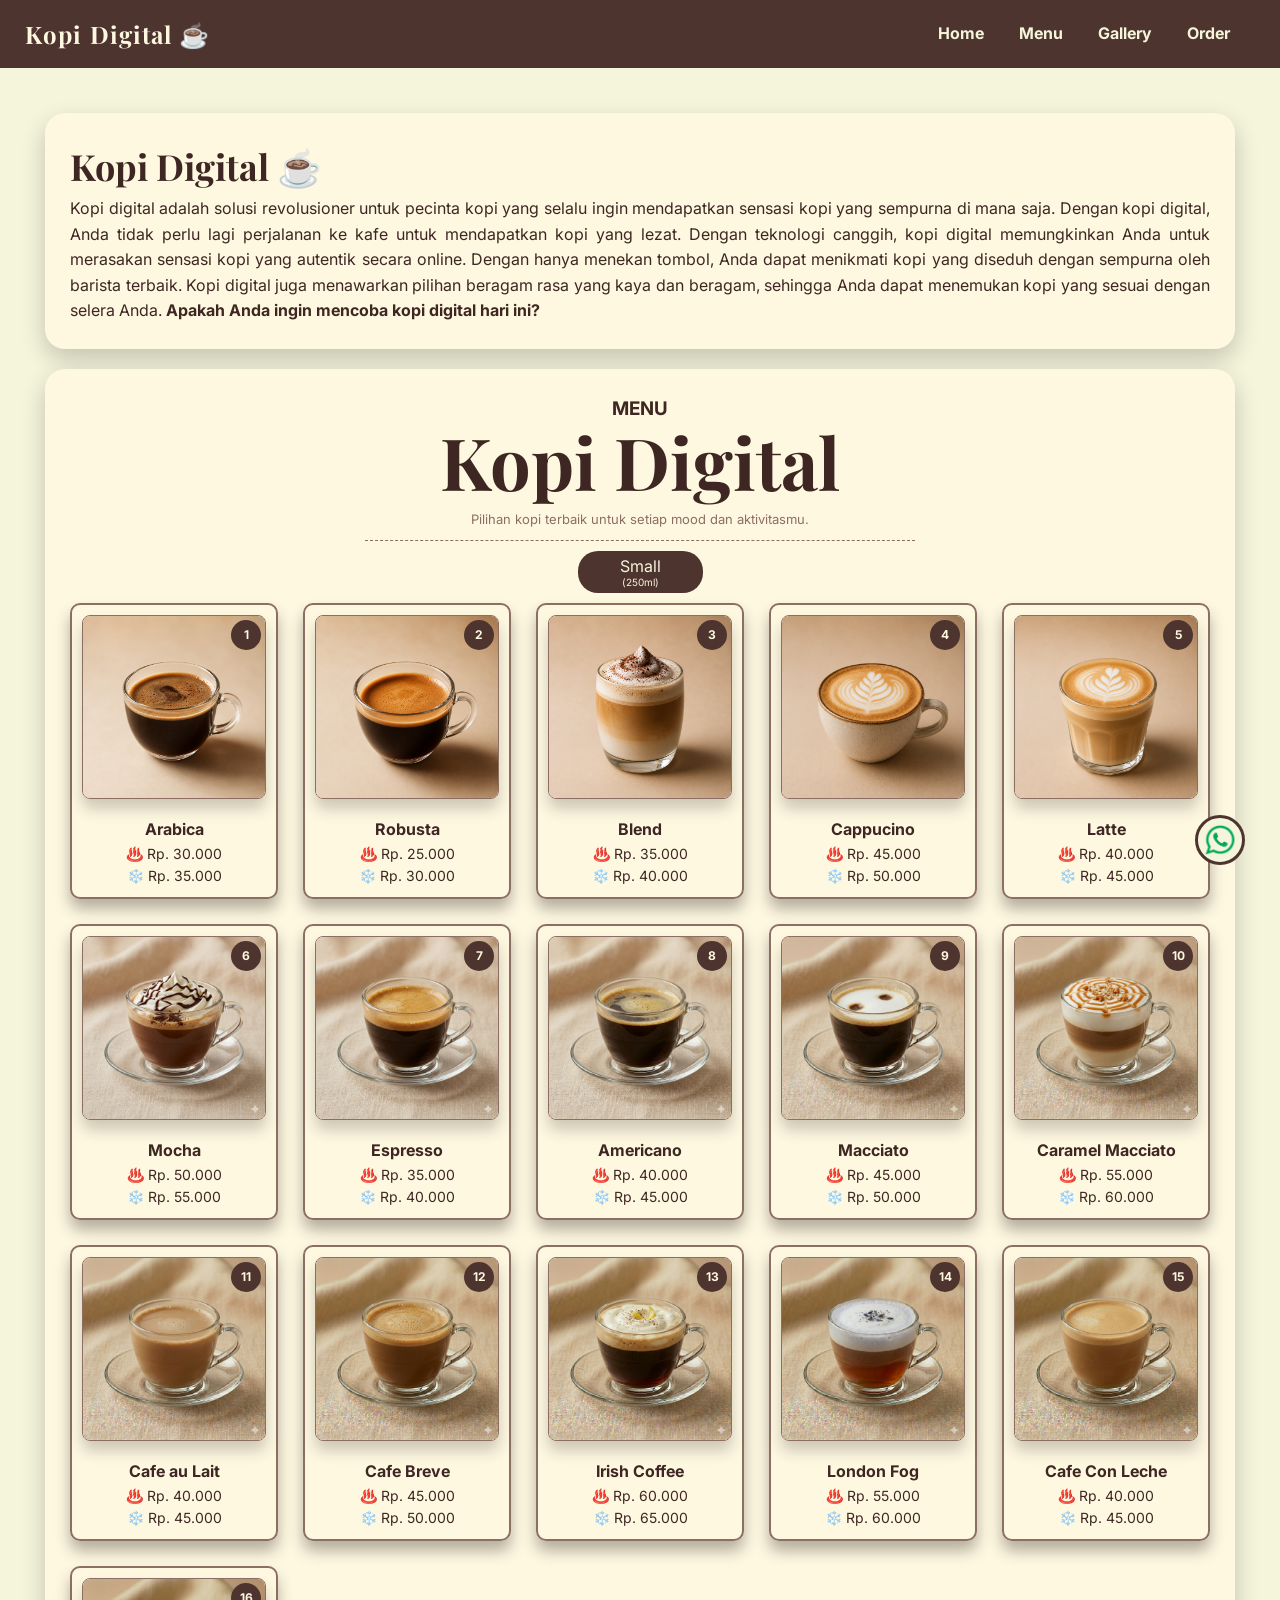
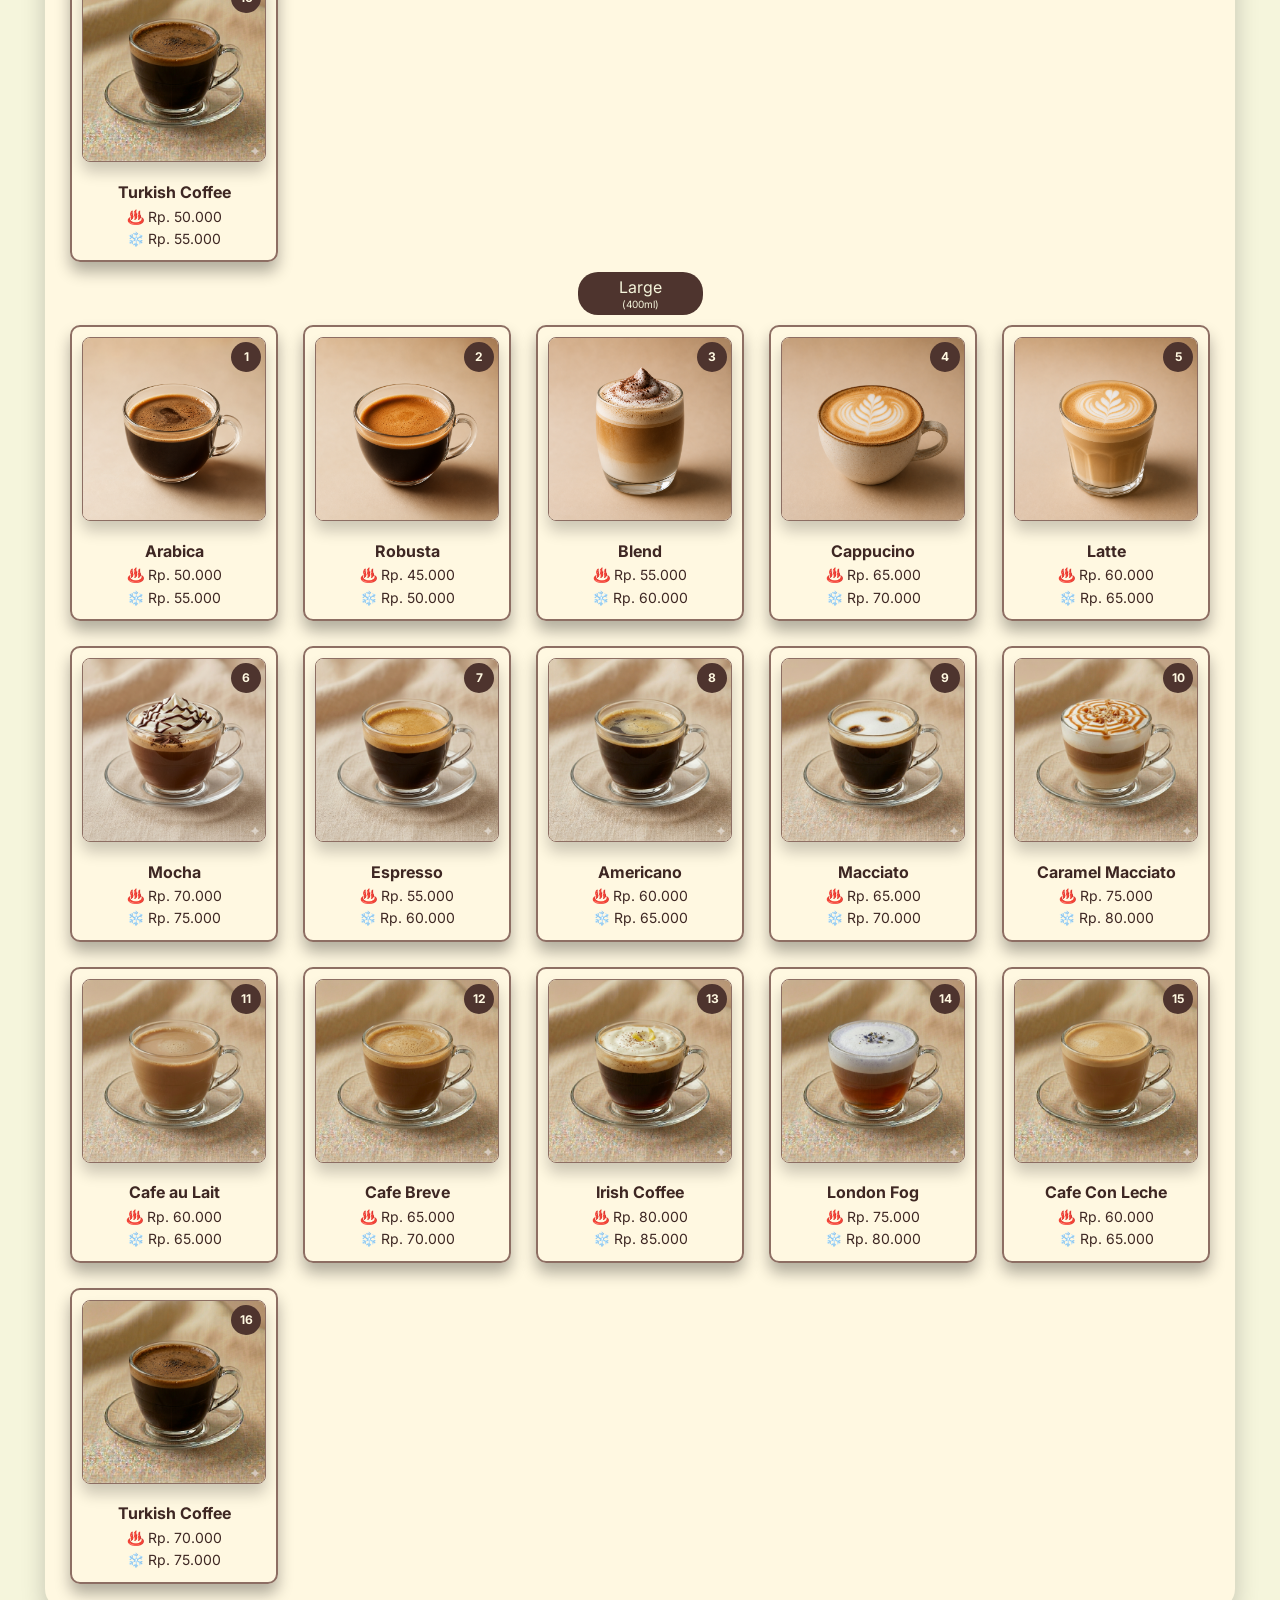
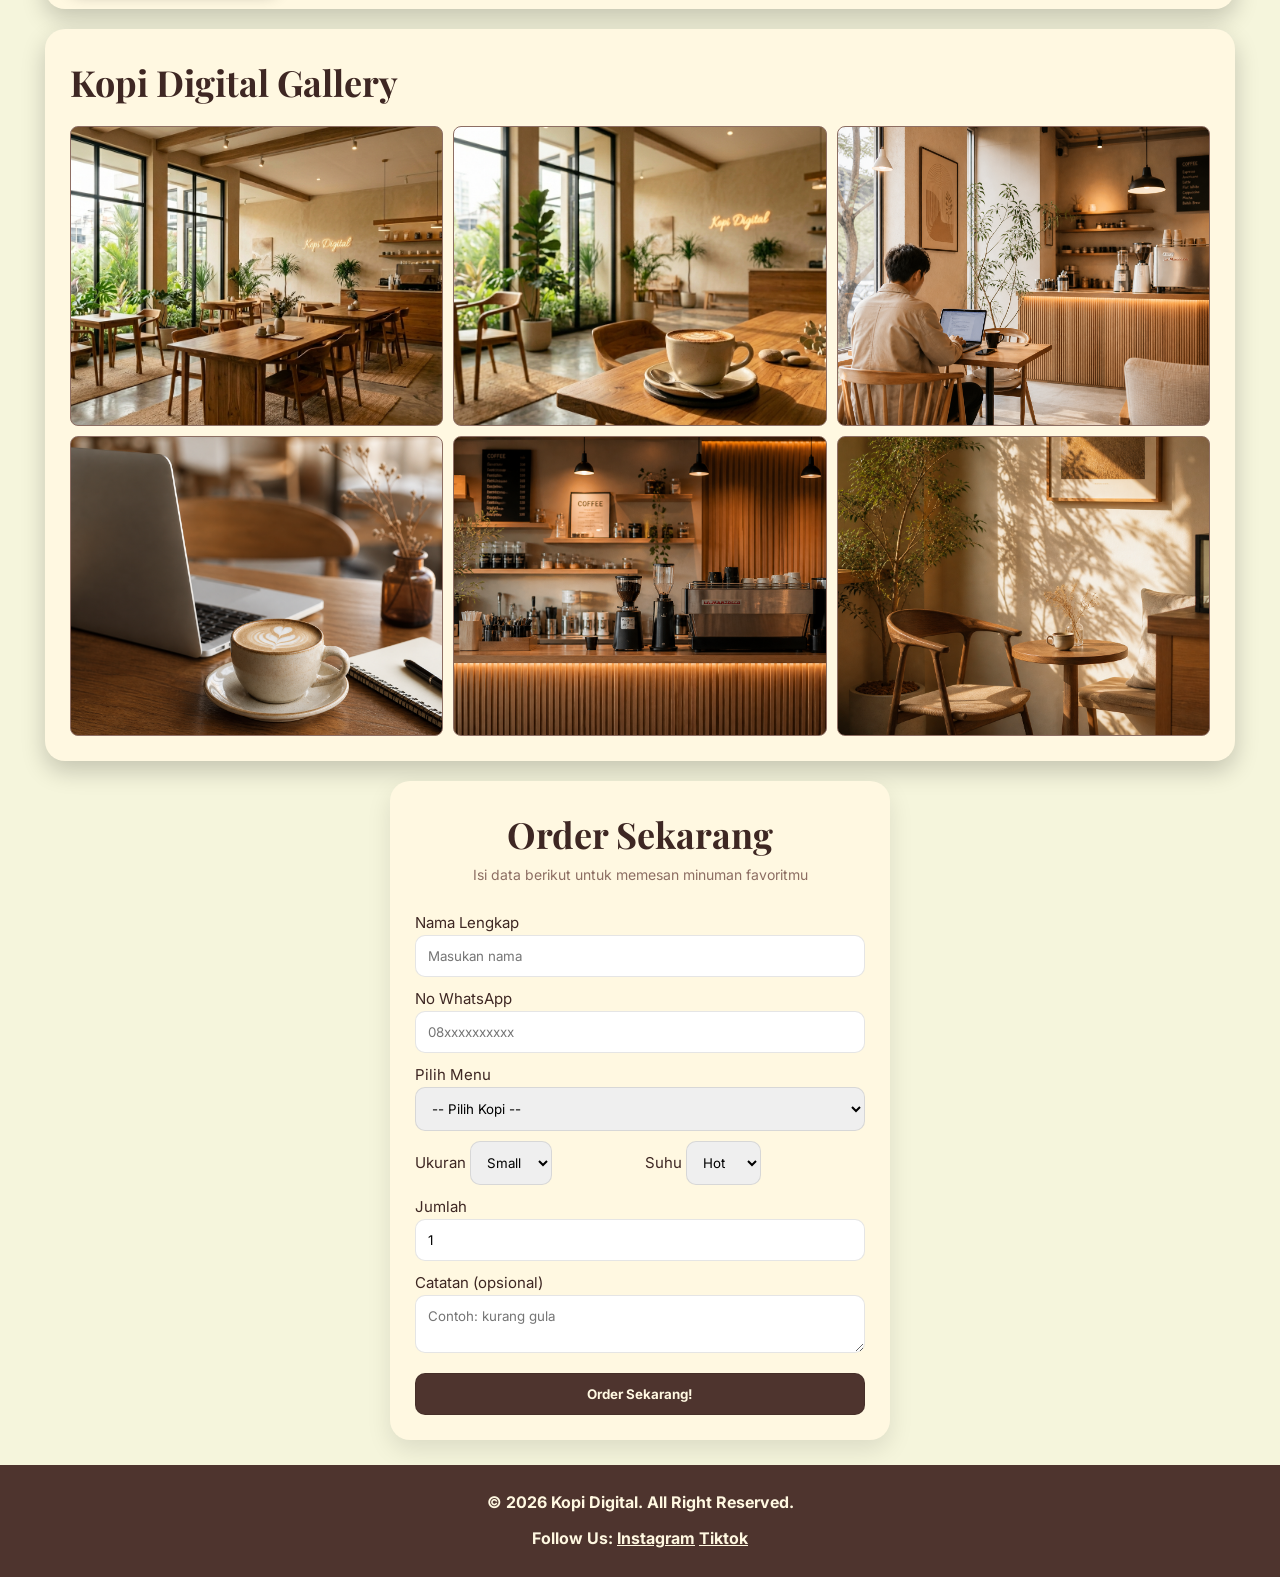
<file: index.html>
<!doctype html>
<html lang="en">
  <head>
    <meta charset="UTF-8" />
    <meta name="viewport" content="width=device-width, initial-scale=1.0" />
    <title>Kopi Digital</title>
    <link rel="stylesheet" href="css/style.css" />
  </head>
  <body>
    <header>
      <nav class="navbar">
        <div class="logo"><strong>Kopi Digital ☕</strong></div>
        <ul class="nav-menu">
          <li><a href="#home">Home</a></li>
          <li><a href="#menu">Menu</a></li>
          <li><a href="#gallery">Gallery</a></li>
          <li><a href="#order-card">Order</a></li>
        </ul>
      </nav>
    </header>
    <main>
      <section id="home" class="home">
        <h1>Kopi Digital ☕</h1>
        <p>
          Kopi digital adalah solusi revolusioner untuk pecinta kopi yang selalu
          ingin mendapatkan sensasi kopi yang sempurna di mana saja. Dengan kopi
          digital, Anda tidak perlu lagi perjalanan ke kafe untuk mendapatkan
          kopi yang lezat. Dengan teknologi canggih, kopi digital memungkinkan
          Anda untuk merasakan sensasi kopi yang autentik secara online. Dengan
          hanya menekan tombol, Anda dapat menikmati kopi yang diseduh dengan
          sempurna oleh barista terbaik. Kopi digital juga menawarkan pilihan
          beragam rasa yang kaya dan beragam, sehingga Anda dapat menemukan kopi
          yang sesuai dengan selera Anda.
          <strong>Apakah Anda ingin mencoba kopi digital hari ini?</strong>
        </p>
      </section>

      <section class="menu" id="menu">
        <h3>Menu</h3>
        <h2>Kopi Digital</h2>
        <p class="tagline">
          Pilihan kopi terbaik untuk setiap mood dan aktivitasmu.
        </p>
        <div class="small-coffee">
          <div class="type1">
            <p>Small</p>
            <p class="ukuran">(250ml)</p>
          </div>
          <div class="daftar-menu">
            <div class="kopi">
              <img
                src="assets/img/arabica.png"
                alt="Arabica"
                class="kopi-image"
              />
              <div class="nama-kopi">Arabica</div>
              <div class="harga-hot">♨️ Rp. 30.000</div>
              <div class="harga-cold">❄️ Rp. 35.000</div>
              <p class="number">1</p>
            </div>
            <div class="kopi">
              <img
                src="assets/img/robusta.png"
                alt="Robusta"
                class="kopi-image"
              />
              <div class="nama-kopi">Robusta</div>
              <div class="harga-hot">♨️ Rp. 25.000</div>
              <div class="harga-cold">❄️ Rp. 30.000</div>
              <p class="number">2</p>
            </div>
            <div class="kopi">
              <img src="assets/img/blend.png" alt="Blend" class="kopi-image" />
              <div class="nama-kopi">Blend</div>
              <div class="harga-hot">♨️ Rp. 35.000</div>
              <div class="harga-cold">❄️ Rp. 40.000</div>
              <p class="number">3</p>
            </div>
            <div class="kopi">
              <img
                src="assets/img/cappuccino.png"
                alt="Cappucino"
                class="kopi-image"
              />
              <div class="nama-kopi">Cappucino</div>
              <div class="harga-hot">♨️ Rp. 45.000</div>
              <div class="harga-cold">❄️ Rp. 50.000</div>
              <p class="number">4</p>
            </div>
            <div class="kopi">
              <img src="assets/img/latte.png" alt="Latte" class="kopi-image" />
              <div class="nama-kopi">Latte</div>
              <div class="harga-hot">♨️ Rp. 40.000</div>
              <div class="harga-cold">❄️ Rp. 45.000</div>
              <p class="number">5</p>
            </div>
            <div class="kopi">
              <img src="assets/img/mocca.png" alt="Mocha" class="kopi-image" />
              <div class="nama-kopi">Mocha</div>
              <div class="harga-hot">♨️ Rp. 50.000</div>
              <div class="harga-cold">❄️ Rp. 55.000</div>
              <p class="number">6</p>
            </div>
            <div class="kopi">
              <img
                src="assets/img/espresso.png"
                alt="Espresso"
                class="kopi-image"
              />
              <div class="nama-kopi">Espresso</div>
              <div class="harga-hot">♨️ Rp. 35.000</div>
              <div class="harga-cold">❄️ Rp. 40.000</div>
              <p class="number">7</p>
            </div>
            <div class="kopi">
              <img
                src="assets/img/americano.png"
                alt="Americano"
                class="kopi-image"
              />
              <div class="nama-kopi">Americano</div>
              <div class="harga-hot">♨️ Rp. 40.000</div>
              <div class="harga-cold">❄️ Rp. 45.000</div>
              <p class="number">8</p>
            </div>
            <div class="kopi">
              <img
                src="assets/img/macchiato.png"
                alt="Macciato"
                class="kopi-image"
              />
              <div class="nama-kopi">Macciato</div>
              <div class="harga-hot">♨️ Rp. 45.000</div>
              <div class="harga-cold">❄️ Rp. 50.000</div>
              <p class="number">9</p>
            </div>
            <div class="kopi">
              <img
                src="assets/img/caramel-macchiato.png"
                alt="Caramel Macciato"
                class="kopi-image"
              />
              <div class="nama-kopi">Caramel Macciato</div>
              <div class="harga-hot">♨️ Rp. 55.000</div>
              <div class="harga-cold">❄️ Rp. 60.000</div>
              <p class="number">10</p>
            </div>
            <div class="kopi">
              <img
                src="assets/img/cafe-au-lait.png"
                alt="Cafe au Lait"
                class="kopi-image"
              />
              <div class="nama-kopi">Cafe au Lait</div>
              <div class="harga-hot">♨️ Rp. 40.000</div>
              <div class="harga-cold">❄️ Rp. 45.000</div>
              <p class="number">11</p>
            </div>
            <div class="kopi">
              <img
                src="assets/img/cafe-breve.png"
                alt="Cafe Breve"
                class="kopi-image"
              />
              <div class="nama-kopi">Cafe Breve</div>
              <div class="harga-hot">♨️ Rp. 45.000</div>
              <div class="harga-cold">❄️ Rp. 50.000</div>
              <p class="number">12</p>
            </div>
            <div class="kopi">
              <img
                src="assets/img/irish-coffee.png"
                alt="Irish Coffee"
                class="kopi-image"
              />
              <div class="nama-kopi">Irish Coffee</div>
              <div class="harga-hot">♨️ Rp. 60.000</div>
              <div class="harga-cold">❄️ Rp. 65.000</div>
              <p class="number">13</p>
            </div>
            <div class="kopi">
              <img
                src="assets/img/london-fog.png"
                alt="London Fog"
                class="kopi-image"
              />
              <div class="nama-kopi">London Fog</div>
              <div class="harga-hot">♨️ Rp. 55.000</div>
              <div class="harga-cold">❄️ Rp. 60.000</div>
              <p class="number">14</p>
            </div>
            <div class="kopi">
              <img
                src="assets/img/cafe-con-leche.png"
                alt="Cafe Con Leche"
                class="kopi-image"
              />
              <div class="nama-kopi">Cafe Con Leche</div>
              <div class="harga-hot">♨️ Rp. 40.000</div>
              <div class="harga-cold">❄️ Rp. 45.000</div>
              <p class="number">15</p>
            </div>
            <div class="kopi">
              <img
                src="assets/img/turkish-coffee.png"
                alt="Turkish Coffee"
                class="kopi-image"
              />
              <div class="nama-kopi">Turkish Coffee</div>
              <div class="harga-hot">♨️ Rp. 50.000</div>
              <div class="harga-cold">❄️ Rp. 55.000</div>
              <p class="number">16</p>
            </div>
          </div>
        </div>

        <div class="large-coffee">
          <div class="type2">
            <p>Large</p>
            <p class="ukuran">(400ml)</p>
          </div>
          <div class="daftar-menu">
            <div class="kopi">
              <img
                src="assets/img/arabica.png"
                alt="Arabica"
                class="kopi-image"
              />
              <div class="nama-kopi">Arabica</div>
              <div class="harga-hot">♨️ Rp. 50.000</div>
              <div class="harga-cold">❄️ Rp. 55.000</div>
              <p class="number">1</p>
            </div>
            <div class="kopi">
              <img
                src="assets/img/robusta.png"
                alt="Robusta"
                class="kopi-image"
              />
              <div class="nama-kopi">Robusta</div>
              <div class="harga-hot">♨️ Rp. 45.000</div>
              <div class="harga-cold">❄️ Rp. 50.000</div>
              <p class="number">2</p>
            </div>
            <div class="kopi">
              <img src="assets/img/blend.png" alt="Blend" class="kopi-image" />
              <div class="nama-kopi">Blend</div>
              <div class="harga-hot">♨️ Rp. 55.000</div>
              <div class="harga-cold">❄️ Rp. 60.000</div>
              <p class="number">3</p>
            </div>
            <div class="kopi">
              <img
                src="assets/img/cappuccino.png"
                alt="Cappucino"
                class="kopi-image"
              />
              <div class="nama-kopi">Cappucino</div>
              <div class="harga-hot">♨️ Rp. 65.000</div>
              <div class="harga-cold">❄️ Rp. 70.000</div>
              <p class="number">4</p>
            </div>
            <div class="kopi">
              <img src="assets/img/latte.png" alt="Latte" class="kopi-image" />
              <div class="nama-kopi">Latte</div>
              <div class="harga-hot">♨️ Rp. 60.000</div>
              <div class="harga-cold">❄️ Rp. 65.000</div>
              <p class="number">5</p>
            </div>
            <div class="kopi">
              <img src="assets/img/mocca.png" alt="Mocha" class="kopi-image" />
              <div class="nama-kopi">Mocha</div>
              <div class="harga-hot">♨️ Rp. 70.000</div>
              <div class="harga-cold">❄️ Rp. 75.000</div>
              <p class="number">6</p>
            </div>
            <div class="kopi">
              <img
                src="assets/img/espresso.png"
                alt="Espresso"
                class="kopi-image"
              />
              <div class="nama-kopi">Espresso</div>
              <div class="harga-hot">♨️ Rp. 55.000</div>
              <div class="harga-cold">❄️ Rp. 60.000</div>
              <p class="number">7</p>
            </div>
            <div class="kopi">
              <img
                src="assets/img/americano.png"
                alt="Americano"
                class="kopi-image"
              />
              <div class="nama-kopi">Americano</div>
              <div class="harga-hot">♨️ Rp. 60.000</div>
              <div class="harga-cold">❄️ Rp. 65.000</div>
              <p class="number">8</p>
            </div>
            <div class="kopi">
              <img
                src="assets/img/macchiato.png"
                alt="Macciato"
                class="kopi-image"
              />
              <div class="nama-kopi">Macciato</div>
              <div class="harga-hot">♨️ Rp. 65.000</div>
              <div class="harga-cold">❄️ Rp. 70.000</div>
              <p class="number">9</p>
            </div>
            <div class="kopi">
              <img
                src="assets/img/caramel-macchiato.png"
                alt="Caramel Macciato"
                class="kopi-image"
              />
              <div class="nama-kopi">Caramel Macciato</div>
              <div class="harga-hot">♨️ Rp. 75.000</div>
              <div class="harga-cold">❄️ Rp. 80.000</div>
              <p class="number">10</p>
            </div>
            <div class="kopi">
              <img
                src="assets/img/cafe-au-lait.png"
                alt="Cafe au Lait"
                class="kopi-image"
              />
              <div class="nama-kopi">Cafe au Lait</div>
              <div class="harga-hot">♨️ Rp. 60.000</div>
              <div class="harga-cold">❄️ Rp. 65.000</div>
              <p class="number">11</p>
            </div>
            <div class="kopi">
              <img
                src="assets/img/cafe-breve.png"
                alt="Cafe Breve"
                class="kopi-image"
              />
              <div class="nama-kopi">Cafe Breve</div>
              <div class="harga-hot">♨️ Rp. 65.000</div>
              <div class="harga-cold">❄️ Rp. 70.000</div>
              <p class="number">12</p>
            </div>
            <div class="kopi">
              <img
                src="assets/img/irish-coffee.png"
                alt="Irish Coffee"
                class="kopi-image"
              />
              <div class="nama-kopi">Irish Coffee</div>
              <div class="harga-hot">♨️ Rp. 80.000</div>
              <div class="harga-cold">❄️ Rp. 85.000</div>
              <p class="number">13</p>
            </div>
            <div class="kopi">
              <img
                src="assets/img/london-fog.png"
                alt="London Fog"
                class="kopi-image"
              />
              <div class="nama-kopi">London Fog</div>
              <div class="harga-hot">♨️ Rp. 75.000</div>
              <div class="harga-cold">❄️ Rp. 80.000</div>
              <p class="number">14</p>
            </div>
            <div class="kopi">
              <img
                src="assets/img/cafe-con-leche.png"
                alt="Cafe Con Leche"
                class="kopi-image"
              />
              <div class="nama-kopi">Cafe Con Leche</div>
              <div class="harga-hot">♨️ Rp. 60.000</div>
              <div class="harga-cold">❄️ Rp. 65.000</div>
              <p class="number">15</p>
            </div>
            <div class="kopi">
              <img
                src="assets/img/turkish-coffee.png"
                alt="Turkish Coffee"
                class="kopi-image"
              />
              <div class="nama-kopi">Turkish Coffee</div>
              <div class="harga-hot">♨️ Rp. 70.000</div>
              <div class="harga-cold">❄️ Rp. 75.000</div>
              <p class="number">16</p>
            </div>
          </div>
        </div>
      </section>

      <section class="gallery" id="gallery">
        <h2>Kopi Digital Gallery</h2>
        <div class="photo-gallery">
          <div class="photo"></div>
          <div class="photo"></div>
          <div class="photo"></div>
          <div class="photo"></div>
          <div class="photo"></div>
          <div class="photo"></div>
        </div>
      </section>
      <section class="order-card" id="order-card">
        <h2>Order Sekarang</h2>
        <p>Isi data berikut untuk memesan minuman favoritmu</p>
        <form action="" class="order-form">
          <label for="fullname">Nama Lengkap</label>
          <input
            type="text"
            name="fullname"
            id="fullname"
            placeholder="Masukan nama"
            required
          />

          <label for="no-whatsapp">No WhatsApp</label>
          <input
            type="tel"
            name="no-whatsapp"
            id="no-whatsapp"
            placeholder="08xxxxxxxxxx"
            required
          />

          <label for="pilih-menu">Pilih Menu</label>
          <select name="pilih-menu" id="pilih-menu" required>
            <option value="">-- Pilih Kopi --</option>
            <option>Arabica</option>
            <option>Robusta</option>
            <option>Blend</option>
            <option>Cappucino</option>
            <option>Latte</option>
            <option>Mocha</option>
            <option>Espresso</option>
            <option>Americano</option>
            <option>Macciato</option>
            <option>Caramel Macciato</option>
            <option>Cafe au Lait</option>
            <option>Cafe Breve</option>
            <option>Irish Coffee</option>
            <option>London Fog</option>
            <option>Cafe Con Leche</option>
            <option>Turkish Coffee</option>
          </select>

          <div class="row">
            <div>
              <label for="ukuran-pesanan">Ukuran</label>
              <select name="ukuran-pesanan" id="ukuran-pesanan">
                <option>Small</option>
                <option>Large</option>
              </select>
            </div>

            <div>
              <label for="suhu">Suhu</label>
              <select name="suhu" id="suhu">
                <option>Hot</option>
                <option>Cold</option>
              </select>
            </div>
          </div>

          <label for="jumlah">Jumlah</label>
          <input type="number" min="1" max="10" value="1" required />

          <label>Catatan (opsional)</label>
          <textarea placeholder="Contoh: kurang gula"></textarea>

          <button type="submit">Order Sekarang!</button>
        </form>
      </section>

      <!-- chat button -->
      <a
        href="https://web.whatsapp.com/send/?phone=%2B6285314154704&text=Halo+saya+ingin+pesan+kopi+di+Kopi+Digital&type=phone_number&app_absent=0"
        class="chat-btn"
        target="_blank"
        ><img src="assets/img/logo-whatsapp.png" alt="WA"
      /></a>
    </main>
    <footer>
      <p>&copy; 2026 Kopi Digital. All Right Reserved.</p>
      <p>
        Follow Us:
        <a href="#">Instagram</a>
        <a href="#">Tiktok</a>
      </p>
    </footer>
  </body>
</html>
</file>
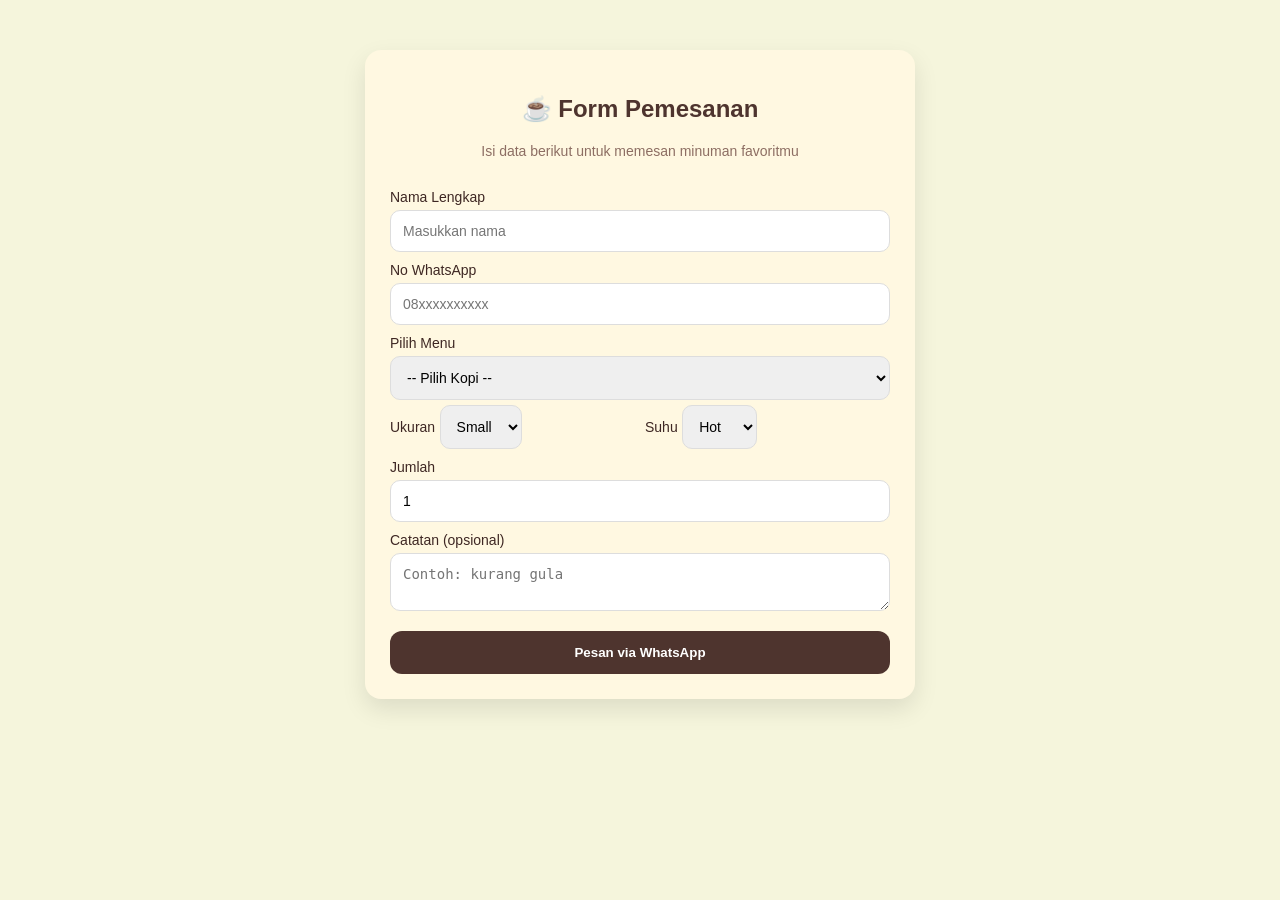
<file: tes/test.html>
<!doctype html>
<html lang="id">
  <head>
    <meta charset="UTF-8" />
    <title>Kopi Digital - Pesan Online</title>
    <link rel="stylesheet" href="style.css" />
  </head>
  <body>
    <section class="order-section">
      <h2>☕ Form Pemesanan</h2>
      <p>Isi data berikut untuk memesan minuman favoritmu</p>

      <form class="order-form">
        <label>Nama Lengkap</label>
        <input type="text" placeholder="Masukkan nama" required />

        <label>No WhatsApp</label>
        <input type="tel" placeholder="08xxxxxxxxxx" required />

        <label>Pilih Menu</label>
        <select required>
          <option value="">-- Pilih Kopi --</option>
          <option>Arabica</option>
          <option>Robusta</option>
          <option>Latte</option>
          <option>Cappuccino</option>
          <option>Mocha</option>
        </select>

        <div class="row">
          <div>
            <label>Ukuran</label>
            <select>
              <option>Small</option>
              <option>Large</option>
            </select>
          </div>

          <div>
            <label>Suhu</label>
            <select>
              <option>Hot</option>
              <option>Cold</option>
            </select>
          </div>
        </div>

        <label>Jumlah</label>
        <input type="number" min="1" value="1" />

        <label>Catatan (opsional)</label>
        <textarea placeholder="Contoh: kurang gula"></textarea>

        <button type="submit">Pesan via WhatsApp</button>
      </form>
    </section>
  </body>
</html>
</file>
<file: css/style.css>
@import url("https://fonts.googleapis.com/css2?family=Inter:ital,opsz,wght@0,14..32,100..900;1,14..32,100..900&family=Playfair+Display:ital,wght@0,400..900;1,400..900&family=Poppins:ital,wght@0,100;0,200;0,300;0,400;0,500;0,600;0,700;0,800;0,900;1,100;1,200;1,300;1,400;1,500;1,600;1,700;1,800;1,900&display=swap");

* {
  margin: 0;
  padding: 0;
  box-sizing: border-box;
}

body {
  font-family: "Inter", Arial, Helvetica, sans-serif;
  background-color: #f5f5dc;
  line-height: 1.6;
  color: #3e2723;
}

section {
  scroll-margin-top: 80px;
  background-color: #fff8e1;
  box-shadow: 0 10px 25px rgb(0 0 0 / 0.2);
}

header {
  position: sticky;
  top: 0;
  z-index: 9999;
}

header .navbar {
  display: flex;
  align-items: center;
  justify-content: space-between;
  background-color: #4e342e;
  color: #fff8e1;
  padding: 15px 25px;
  font-weight: bold;
}

header .navbar .logo {
  font-size: 24px;
  font-family: "Playfair Display", serif;
  letter-spacing: 1.1px;
}

header .navbar .nav-menu {
  list-style: none;
  display: flex;
  gap: 35px;
  padding-right: 25px;
}

header .navbar .nav-menu a {
  text-decoration: none;
  color: #f5f5dc;
}

main {
  padding: 25px;
}

.home,
.menu,
.gallery,
.reservation-card {
  border-radius: 20px;
  padding: 25px;
  margin: 20px;
}

.home p {
  text-align: justify;
}

h1,
h2 {
  color: #3e2723;
  font-family: "Playfair Display", serif;
  font-size: 36px;
}

.menu {
  text-align: center;
}

.menu h3 {
  text-transform: uppercase;
}

.menu h2 {
  font-size: 72px;
  margin-top: -20px;
  margin-bottom: -10px;
}

.menu .tagline {
  font-size: 13px;
  border-bottom: 1px dashed #8d6e63;
  max-width: 550px;
  margin: 0 auto;
  padding-bottom: 10px;
  color: #8d6e63;
}

.menu .type1,
.menu .type2 {
  margin: 10px auto;
  max-width: 125px;
  background-color: #4e342e;
  color: #f5f5dc;
  border-radius: 20px;
  padding: 3px;
}

.ukuran {
  font-size: 10px;
  margin-top: -5px;
}

.menu .small-coffee .daftar-menu,
.menu .large-coffee .daftar-menu,
.gallery .photo-gallery {
  display: grid;
  grid-template-columns: repeat(auto-fit, minmax(200px, 1fr));
  gap: 25px;
}

.menu .small-coffee .daftar-menu .kopi,
.menu .large-coffee .daftar-menu .kopi {
  border: 2px solid #8d6e63;
  box-shadow: 0 10px 15px rgb(0 0 0 / 0.3);
  border-radius: 10px;
  padding: 10px;
  position: relative;
}

.menu .small-coffee .daftar-menu .kopi .kopi-image,
.menu .large-coffee .daftar-menu .kopi .kopi-image {
  width: 100%;
  border: 1px solid #8d6e63;
  margin-bottom: 10px;
  border-radius: 8px;
  box-shadow: 0 10px 15px rgb(0 0 0 / 0.2);
}

.nama-kopi {
  font-weight: bold;
}

.harga-hot,
.harga-cold {
  font-size: 14px;
}

.number {
  position: absolute;
  top: 15px;
  right: 15px;
  background-color: #4e342e;
  color: #fff8e1;
  width: 30px;
  height: 30px;
  line-height: 30px;
  border-radius: 50%;
  font-size: 12px;
  font-weight: bold;
}

.gallery h2 {
  margin-bottom: 15px;
}

.gallery .photo-gallery {
  display: grid;
  grid-template-columns: repeat(auto-fit, minmax(300px, 1fr));
  grid-auto-rows: 300px;
  gap: 10px;
}

.gallery .photo-gallery .photo {
  border-radius: 8px;
  width: 100%;
  border: 1px solid #8d6e63;
  transition: 0.3s;
}

.gallery .photo-gallery .photo:hover {
  box-shadow: 0 10px 15px rgb(78 52 46);
  transform: translateY(-5px);
  cursor: pointer;
}

.gallery .photo-gallery:has(.photo:hover) .photo:not(:hover) {
  opacity: 0.5;
  filter: grayscale(50%);
}

.photo:nth-child(1) {
  background-image: url(../assets/gallery/interior-utama.png);
  background-size: cover;
  background-position: center;
  background-repeat: no-repeat;
}

/* .photo.wide {
  grid-column: span 2;
} */

.photo:nth-child(2) {
  background-image: url(../assets/gallery/suasana-ngopi-santai.png);
  background-size: cover;
  background-position: center;
  background-repeat: no-repeat;
}

.photo:nth-child(3) {
  background-image: url(../assets/gallery/suasana2.png);
  background-size: cover;
  background-position: center;
  background-repeat: no-repeat;
}

.photo:nth-child(4) {
  background-image: url(../assets/gallery/estetik.png);
  background-size: cover;
  background-position: center;
  background-repeat: no-repeat;
}

/* .photo.tall {
  grid-row: span 2;
} */

.photo:nth-child(5) {
  background-image: url(../assets/gallery/barista-area.png);
  background-size: cover;
  background-position: center;
  background-repeat: no-repeat;
}

.photo:nth-child(6) {
  background-image: url(../assets/gallery/instagramable.png);
  background-size: cover;
  background-position: center;
  background-repeat: no-repeat;
}

.order-card {
  max-width: 500px;
  margin: 0 auto;
  box-shadow: 0 10px 25px rgb(0 0 0 / 0.1);
  padding: 25px;
  border-radius: 20px;
  background-color: #fff8e1;
}

.order-card h2 {
  text-align: center;
}

.order-card p {
  text-align: center;
  color: #8d6e63;
  font-size: 14px;
  margin-bottom: 25px;
}

.order-form {
  display: flex;
  flex-direction: column;
}

.order-form label {
  font-size: 15px;
}

.order-form input,
.order-form select,
.order-form textarea {
  padding: 12px;
  border-radius: 10px;
  border: 1px solid rgb(0 0 0 / 0.1);
  margin-bottom: 10px;
  font-family: "Inter", Arial, Helvetica, sans-serif;
}

.order-form .row {
  display: flex;
  flex-direction: row;
  gap: 10px;
}

.order-form .row div {
  flex: 1;
}

.order-form button {
  padding: 12px;
  border-radius: 10px;
  border: 1px solid rgb(0 0 0 / 0.1);
  font-family: "Inter", Arial, Helvetica, sans-serif;
  font-weight: bold;
  background-color: #4e342e;
  color: #fff8e1;
  cursor: pointer;
  margin-top: 10px;
  transition: 0.3s;
}

.order-form button:hover {
  background-color: #f5f5dc;
  color: #3e2723;
}

.chat-btn {
  position: fixed;
  z-index: 99999;
  width: 50px;
  height: 50px;
  bottom: 35px;
  right: 35px;
  text-decoration: none;
  transition: 0.3s;
  cursor: pointer;
  border: 3px solid #4e342e;
  display: flex;
  justify-content: center;
  align-items: center;
  border-radius: 50%;
  background-color: #f5f5dc;
}

.chat-btn img {
  width: 110%;
}

.chat-btn:hover {
  transform: scale(1.05) translateY(-5px);
}

footer {
  text-align: center;
  background-color: #4e342e;
  color: #fff8e1;
  padding: 15px 25px;
  font-weight: bold;
}

footer p {
  margin: 10px;
}

footer p a {
  color: #fff8e1;
}

/* Khusus untuk layar HP (maksimal lebar 768px) */
@media (max-width: 768px) {
  main {
    padding: 10px; /* Mengurangi padding agar konten lebih luas */
  }

  section {
    scroll-margin-top: 115px;
  }

  .home,
  .menu,
  .gallery,
  .order-card {
    margin: 10px 5px; /* Mengurangi margin samping agar tidak banyak ruang terbuang */
    padding: 15px;
  }

  h1,
  h2 {
    font-size: 28px; /* Mengecilkan ukuran judul agar tidak memenuhi layar */
  }

  .menu h2 {
    font-size: 48px; /* Ukuran khusus untuk judul menu yang sangat besar tadi */
  }

  header .navbar {
    flex-direction: column; /* Menyusun logo dan menu secara vertikal */
    gap: 10px;
    padding: 15px 10px;
    text-align: center;
  }

  header .navbar .nav-menu {
    gap: 15px;
    padding-right: 0;
    font-size: 14px;
    margin-top: 10px;
    flex-wrap: wrap;
    justify-content: center;
  }

  /* Order Card: Pastikan tidak meluap (overflow) */
  .order-card {
    width: 95%; /* Gunakan persentase agar fleksibel */
    margin: 20px auto; /* Ketengah secara otomatis */
    padding: 20px 15px; /* Kecilkan padding dalam */
  }

  .order-form .row {
    flex-direction: column; /* Ukuran dan Suhu jadi atas-bawah */
    gap: 0;
  }

  .gallery .photo-gallery {
    /* Gunakan 150px sebagai minimum agar tetap bisa 2 kolom di HP, 
       atau 1fr jika ingin 1 kolom penuh */
    grid-template-columns: repeat(auto-fit, minmax(1fr));
    gap: 8px;
    padding: 5px;
  }

  .gallery {
    padding: 10px;
    overflow: hidden; /* Tambahan untuk memastikan tidak ada elemen meluap */
  }

  .chat-btn {
    bottom: 20px; /* Sedikit lebih naik dari bawah */
    right: 20px; /* Memberi ruang agar tidak menempel ke pinggir layar */
    width: 45px; /* Sedikit lebih kecil agar tidak menutupi konten */
    height: 45px;
  }
}

@media (max-width: 480px) {
  .order-form .row {
    flex-direction: column; /* Pilihan 'Ukuran' dan 'Suhu' jadi bertumpuk */
  }

  .order-form .row div {
    width: 100%;
  }
}
</file>
<file: tes/style.css>
body {
  font-family: "Poppins", sans-serif;
  background: #f5f5dc;
  margin: 0;
}

/* SECTION */
.order-section {
  max-width: 500px;
  margin: 50px auto;
  background: #fff8e1;
  padding: 25px;
  border-radius: 16px;
  box-shadow: 0 10px 25px rgba(0, 0, 0, 0.1);
}

.order-section h2 {
  text-align: center;
  color: #4e342e;
}

.order-section p {
  text-align: center;
  font-size: 14px;
  color: #8d6e63;
  margin-bottom: 20px;
}

/* FORM */
.order-form {
  display: flex;
  flex-direction: column;
}

.order-form label {
  margin-top: 10px;
  font-size: 14px;
  color: #3e2723;
}

.order-form input,
.order-form select,
.order-form textarea {
  margin-top: 5px;
  padding: 12px;
  border-radius: 10px;
  border: 1px solid #ddd;
  outline: none;
  font-size: 14px;
}

/* ROW (size + suhu) */
.row {
  display: flex;
  gap: 10px;
}

.row div {
  flex: 1;
}

/* BUTTON */
button {
  margin-top: 20px;
  padding: 14px;
  background: #4e342e;
  color: white;
  border: none;
  border-radius: 12px;
  cursor: pointer;
  font-weight: bold;
}

button:hover {
  background: #00bcd4;
}
</file>
